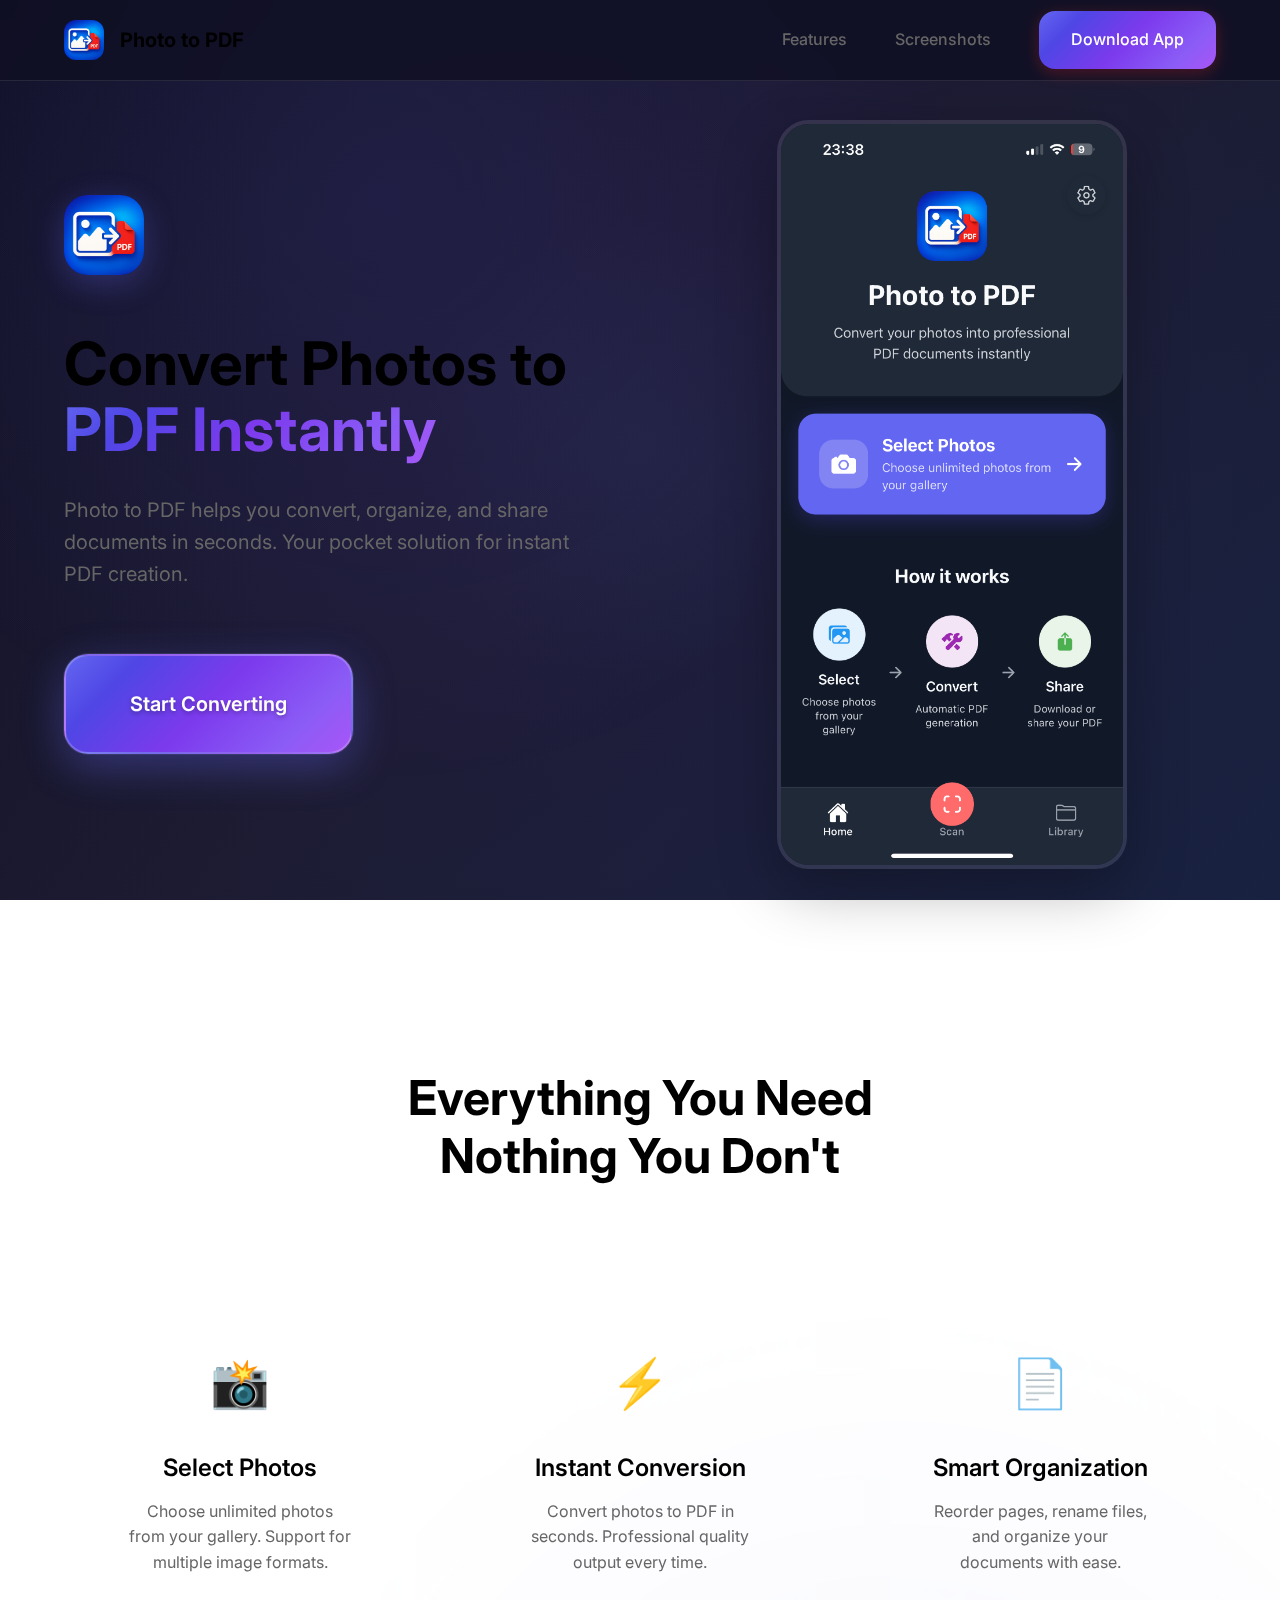
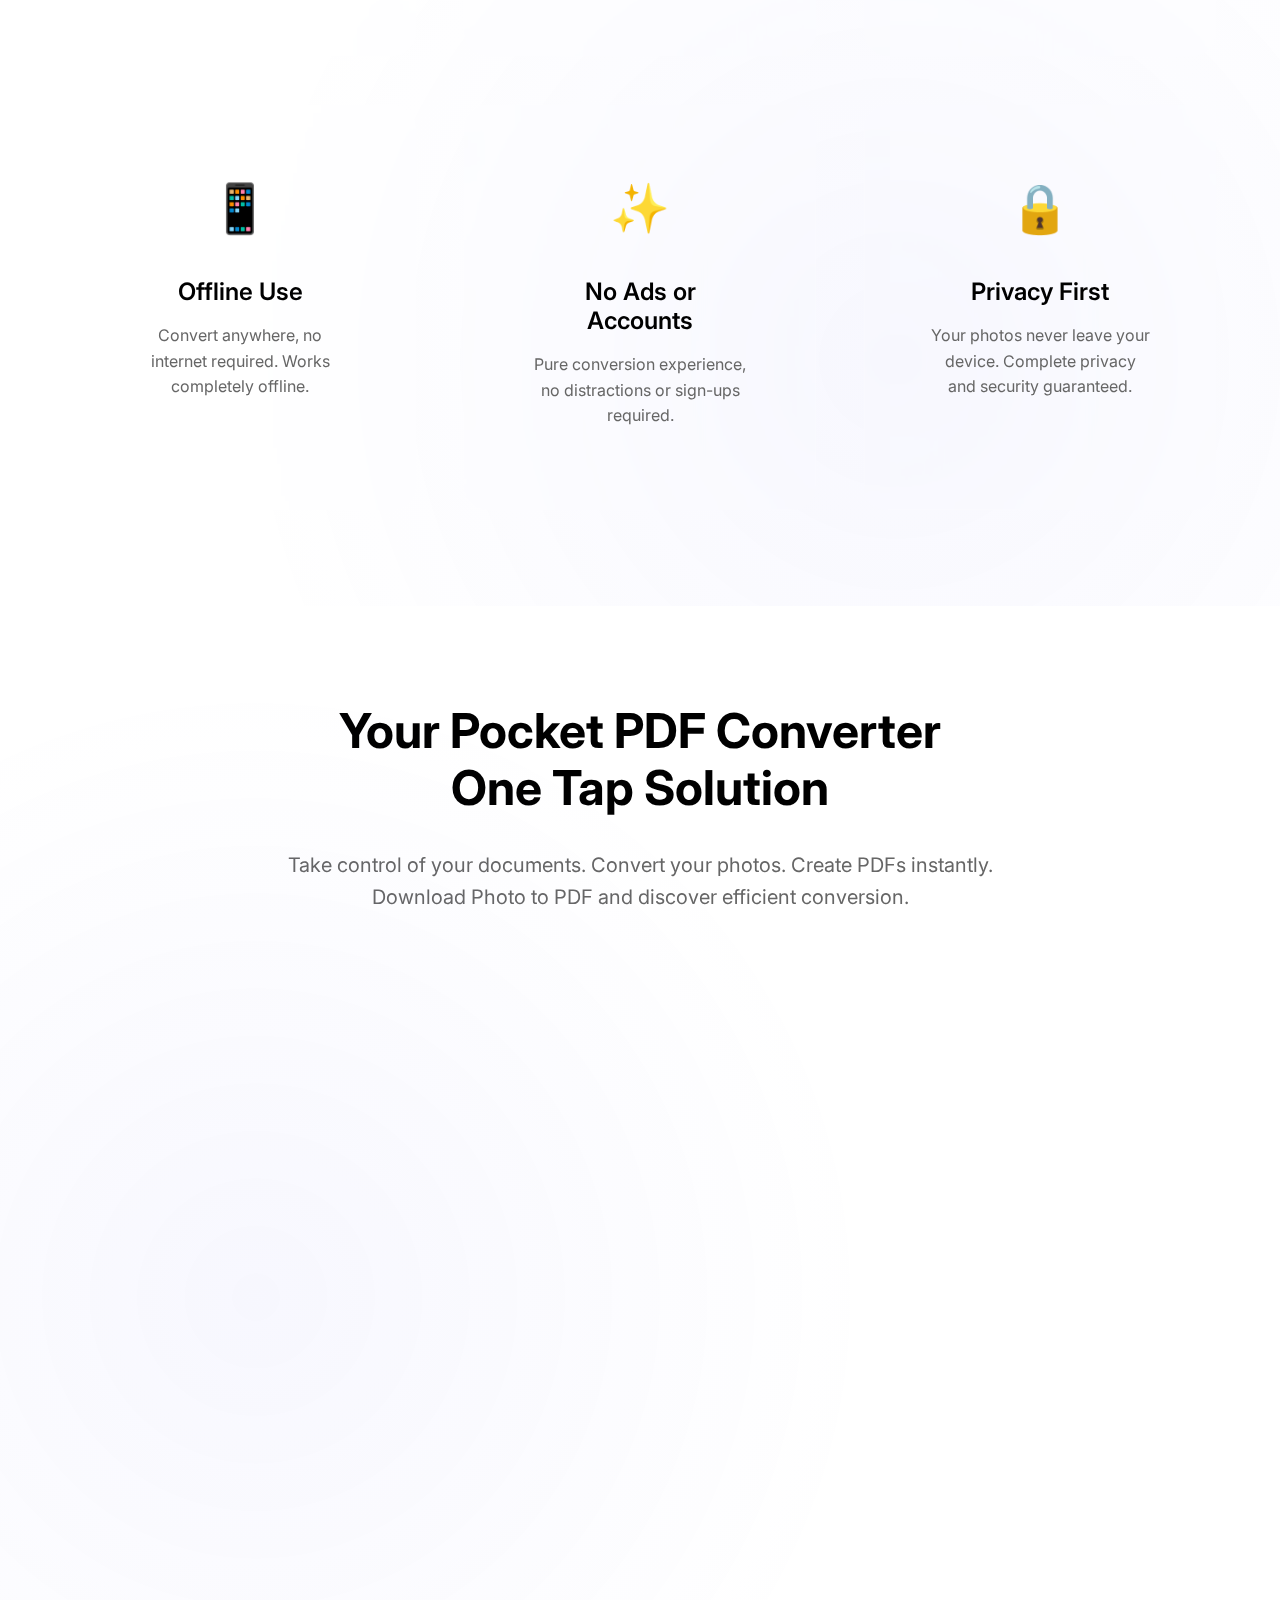
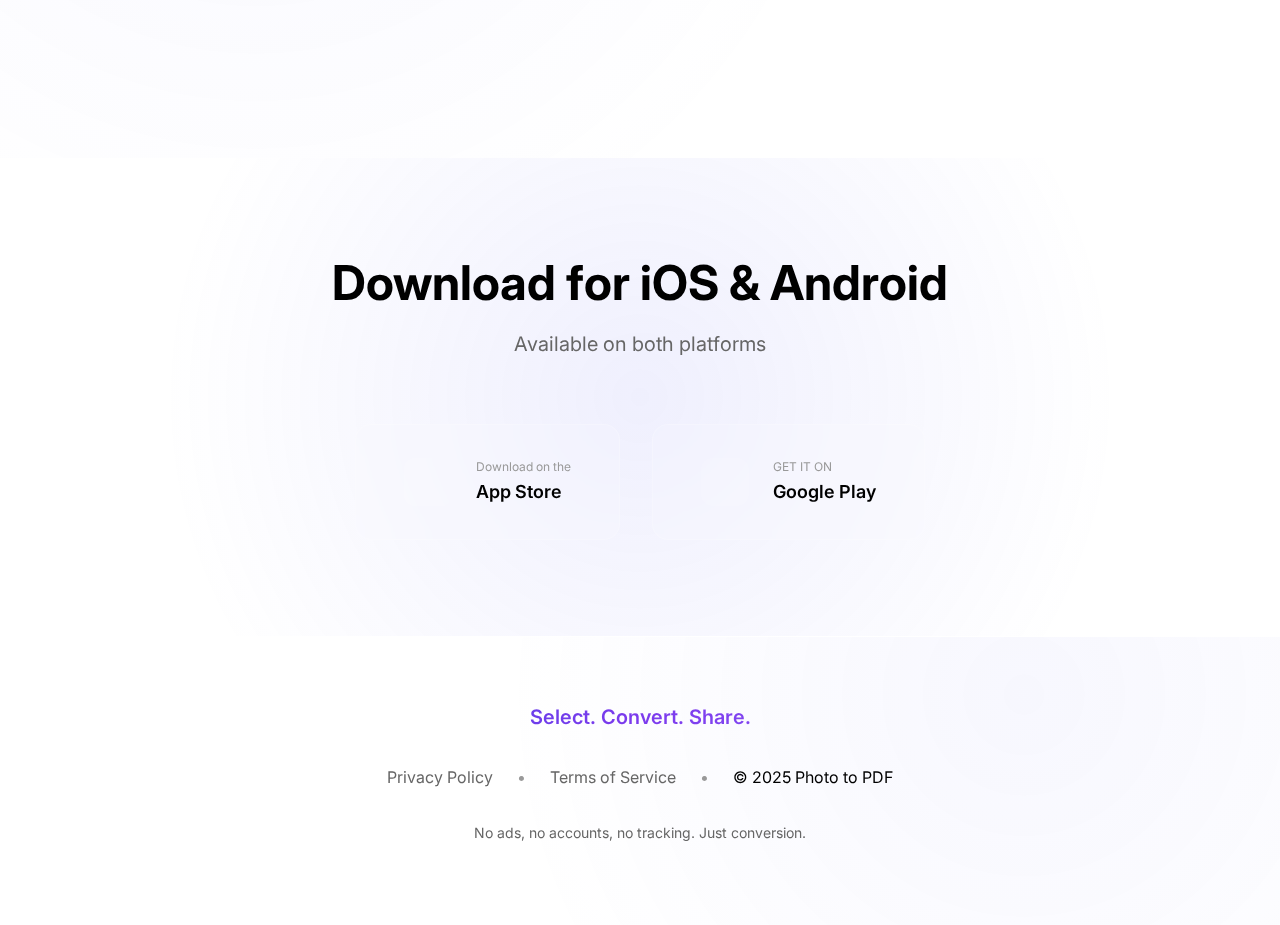
<file: index.html>
<!DOCTYPE html>
<html lang="en">
  <head>
    <meta charset="UTF-8" />
    <meta name="viewport" content="width=device-width, initial-scale=1.0" />
    <title>Photo to PDF - Convert Photos to PDF Instantly</title>
    <meta
      name="description"
      content="Convert your photos into professional PDF documents instantly. Simple, fast, and secure photo to PDF conversion."
    />
    <meta
      name="keywords"
      content="photo to pdf, image to pdf, pdf converter, mobile app, iOS, Android, document creation"
    />

    <!-- Open Graph / Facebook -->
    <meta property="og:type" content="website" />
    <meta property="og:url" content="https://phototopdf.com/" />
    <meta
      property="og:title"
      content="Photo to PDF - Convert Photos to PDF Instantly"
    />
    <meta
      property="og:description"
      content="Convert your photos into professional PDF documents instantly. Simple, fast, and secure photo to PDF conversion."
    />
    <meta
      property="og:image"
      content="https://phototopdf.com/images/og-image.jpg"
    />

    <!-- Twitter -->
    <meta property="twitter:card" content="summary_large_image" />
    <meta property="twitter:url" content="https://phototopdf.com/" />
    <meta
      property="twitter:title"
      content="Photo to PDF - Convert Photos to PDF Instantly"
    />
    <meta
      property="twitter:description"
      content="Convert your photos into professional PDF documents instantly. Simple, fast, and secure photo to PDF conversion."
    />
    <meta
      property="twitter:image"
      content="https://phototopdf.com/images/og-image.jpg"
    />

    <!-- Favicon -->
    <link rel="icon" type="image/png" href="images/icon.png" />

    <!-- CSS -->
    <link rel="stylesheet" href="styles.css" />

    <!-- Fonts -->
    <link rel="preconnect" href="https://fonts.googleapis.com" />
    <link rel="preconnect" href="https://fonts.gstatic.com" crossorigin />
    <link
      href="https://fonts.googleapis.com/css2?family=Inter:wght@300;400;500;600;700&display=swap"
      rel="stylesheet"
    />

    <!-- Structured Data -->
    <script type="application/ld+json">
      {
        "@context": "https://schema.org",
        "@type": "MobileApplication",
        "name": "Photo to PDF",
        "description": "Convert your photos into professional PDF documents instantly",
        "operatingSystem": "iOS, Android",
        "applicationCategory": "Productivity",
        "offers": {
          "@type": "Offer",
          "price": "0",
          "priceCurrency": "USD"
        }
      }
    </script>
  </head>
  <body>
    <!-- Navigation -->
    <nav class="navbar">
      <div class="nav-container">
        <div class="nav-logo">
          <img src="images/icon.png" alt="Photo to PDF" class="logo" />
          <span class="logo-text">Photo to PDF</span>
        </div>
        <div class="nav-menu">
          <a href="#features" class="nav-link">Features</a>
          <a href="#screenshots" class="nav-link">Screenshots</a>
          <a href="#download" class="nav-link download-btn">Download App</a>
        </div>
        <div class="nav-toggle">
          <span></span>
          <span></span>
          <span></span>
        </div>
      </div>
    </nav>

    <!-- Hero Section -->
    <section class="hero" id="hero">
      <div class="container">
        <div class="hero-content">
          <div class="hero-icon">
            <img src="images/icon.png" alt="Photo to PDF" class="app-icon" />
          </div>
          <h1 class="hero-title">
            Convert Photos to<br />
            <span class="gradient-text">PDF Instantly</span>
          </h1>
          <p class="hero-subtitle">
            Photo to PDF helps you convert, organize, and share documents in
            seconds. Your pocket solution for instant PDF creation.
          </p>
          <div class="hero-cta">
            <a href="#download" class="btn btn-primary">Start Converting</a>
          </div>
        </div>
        <div class="hero-screenshots">
          <div class="screenshot-main">
            <img
              src="images/1.png"
              alt="Photo to PDF Main Screen"
              class="main-screenshot"
            />
          </div>
        </div>
      </div>
    </section>

    <!-- Features Section -->
    <section class="features" id="features">
      <div class="container">
        <div class="section-header">
          <h2>Everything You Need<br />Nothing You Don't</h2>
        </div>
        <div class="features-grid">
          <div class="feature-card">
            <div class="feature-icon">📸</div>
            <h3>Select Photos</h3>
            <p>
              Choose unlimited photos from your gallery. Support for multiple
              image formats.
            </p>
          </div>
          <div class="feature-card">
            <div class="feature-icon">⚡</div>
            <h3>Instant Conversion</h3>
            <p>
              Convert photos to PDF in seconds. Professional quality output
              every time.
            </p>
          </div>
          <div class="feature-card">
            <div class="feature-icon">📄</div>
            <h3>Smart Organization</h3>
            <p>
              Reorder pages, rename files, and organize your documents with
              ease.
            </p>
          </div>
          <div class="feature-card">
            <div class="feature-icon">📱</div>
            <h3>Offline Use</h3>
            <p>
              Convert anywhere, no internet required. Works completely offline.
            </p>
          </div>
          <div class="feature-card">
            <div class="feature-icon">✨</div>
            <h3>No Ads or Accounts</h3>
            <p>
              Pure conversion experience, no distractions or sign-ups required.
            </p>
          </div>
          <div class="feature-card">
            <div class="feature-icon">🔒</div>
            <h3>Privacy First</h3>
            <p>
              Your photos never leave your device. Complete privacy and security
              guaranteed.
            </p>
          </div>
        </div>
      </div>
    </section>

    <!-- Screenshots Section -->
    <section class="screenshots" id="screenshots">
      <div class="container">
        <div class="section-header">
          <h2>Your Pocket PDF Converter<br />One Tap Solution</h2>
          <p>
            Take control of your documents. Convert your photos. Create PDFs
            instantly.<br />Download Photo to PDF and discover efficient
            conversion.
          </p>
        </div>
        <div class="screenshots-grid">
          <div class="screenshot">
            <img src="images/1.png" alt="Photo to PDF Main Screen" />
          </div>
          <div class="screenshot">
            <img src="images/2.png" alt="Photo to PDF Library Screen" />
          </div>
          <div class="screenshot">
            <img src="images/3.png" alt="Photo to PDF Conversion Screen" />
          </div>
        </div>
      </div>
    </section>

    <!-- Download Section -->
    <section class="download" id="download">
      <div class="container">
        <div class="download-content">
          <h2>Download for iOS & Android</h2>
          <p>Available on both platforms</p>
          <div class="download-buttons">
            <a href="#" class="download-btn app-store">
              <div class="store-button">
                <div class="store-icon">
                  <img
                    src="images/apple-icon.png"
                    alt="Apple"
                    width="24"
                    height="24"
                  />
                </div>
                <div class="store-text">
                  <div class="store-label">Download on the</div>
                  <div class="store-name">App Store</div>
                </div>
              </div>
            </a>
            <a href="#" class="download-btn google-play">
              <div class="store-button">
                <div class="store-icon">
                  <img
                    src="images/googleplay-icon.png"
                    alt="Google Play"
                    width="24"
                    height="24"
                  />
                </div>
                <div class="store-text">
                  <div class="store-label">GET IT ON</div>
                  <div class="store-name">Google Play</div>
                </div>
              </div>
            </a>
          </div>
        </div>
      </div>
    </section>

    <!-- Footer -->
    <footer class="footer">
      <div class="container">
        <div class="footer-content">
          <div class="footer-tagline">
            <p>Select. Convert. Share.</p>
          </div>
          <div class="footer-links">
            <a href="privacy.html">Privacy Policy</a>
            <span class="separator">•</span>
            <a href="terms.html">Terms of Service</a>
            <span class="separator">•</span>
            <span>© 2025 Photo to PDF</span>
          </div>
          <div class="footer-note">
            <p>No ads, no accounts, no tracking. Just conversion.</p>
          </div>
        </div>
      </div>
    </footer>

    <!-- JavaScript -->
    <script src="script.js"></script>
  </body>
</html>
</file>
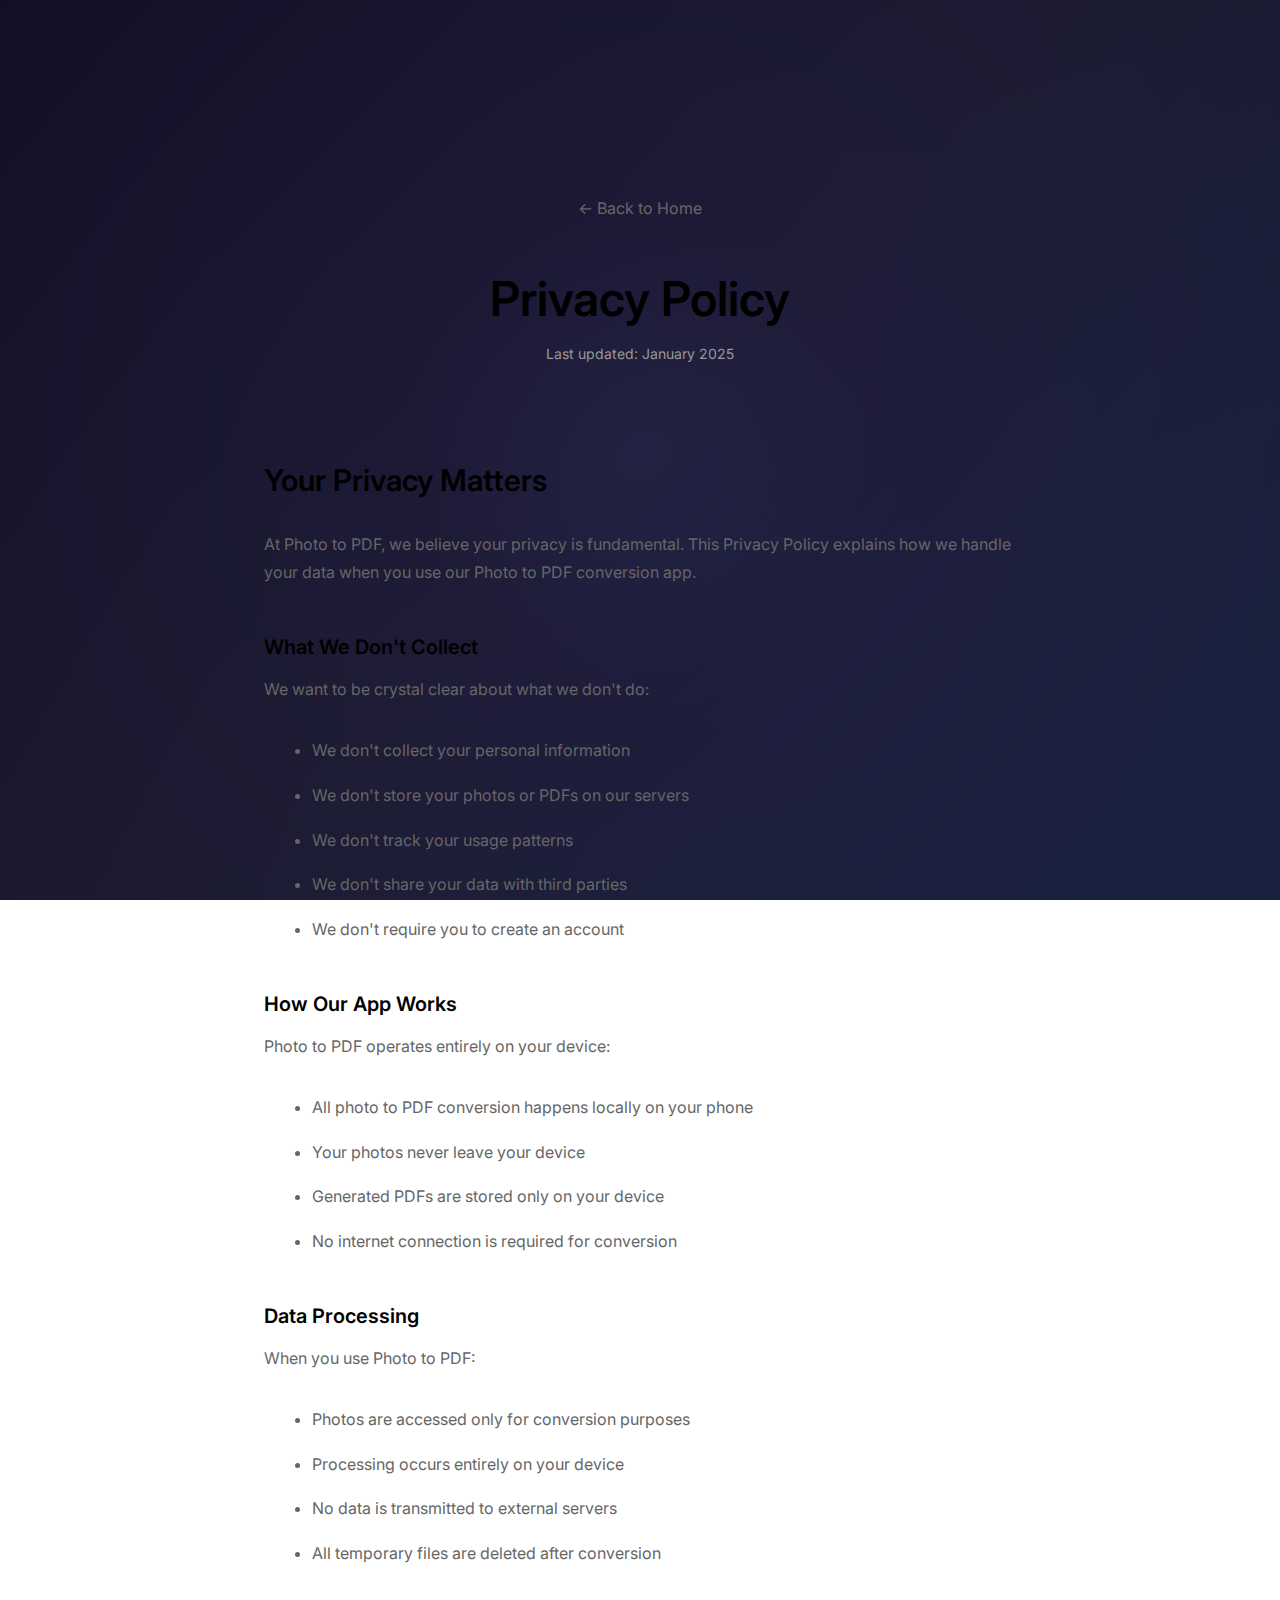
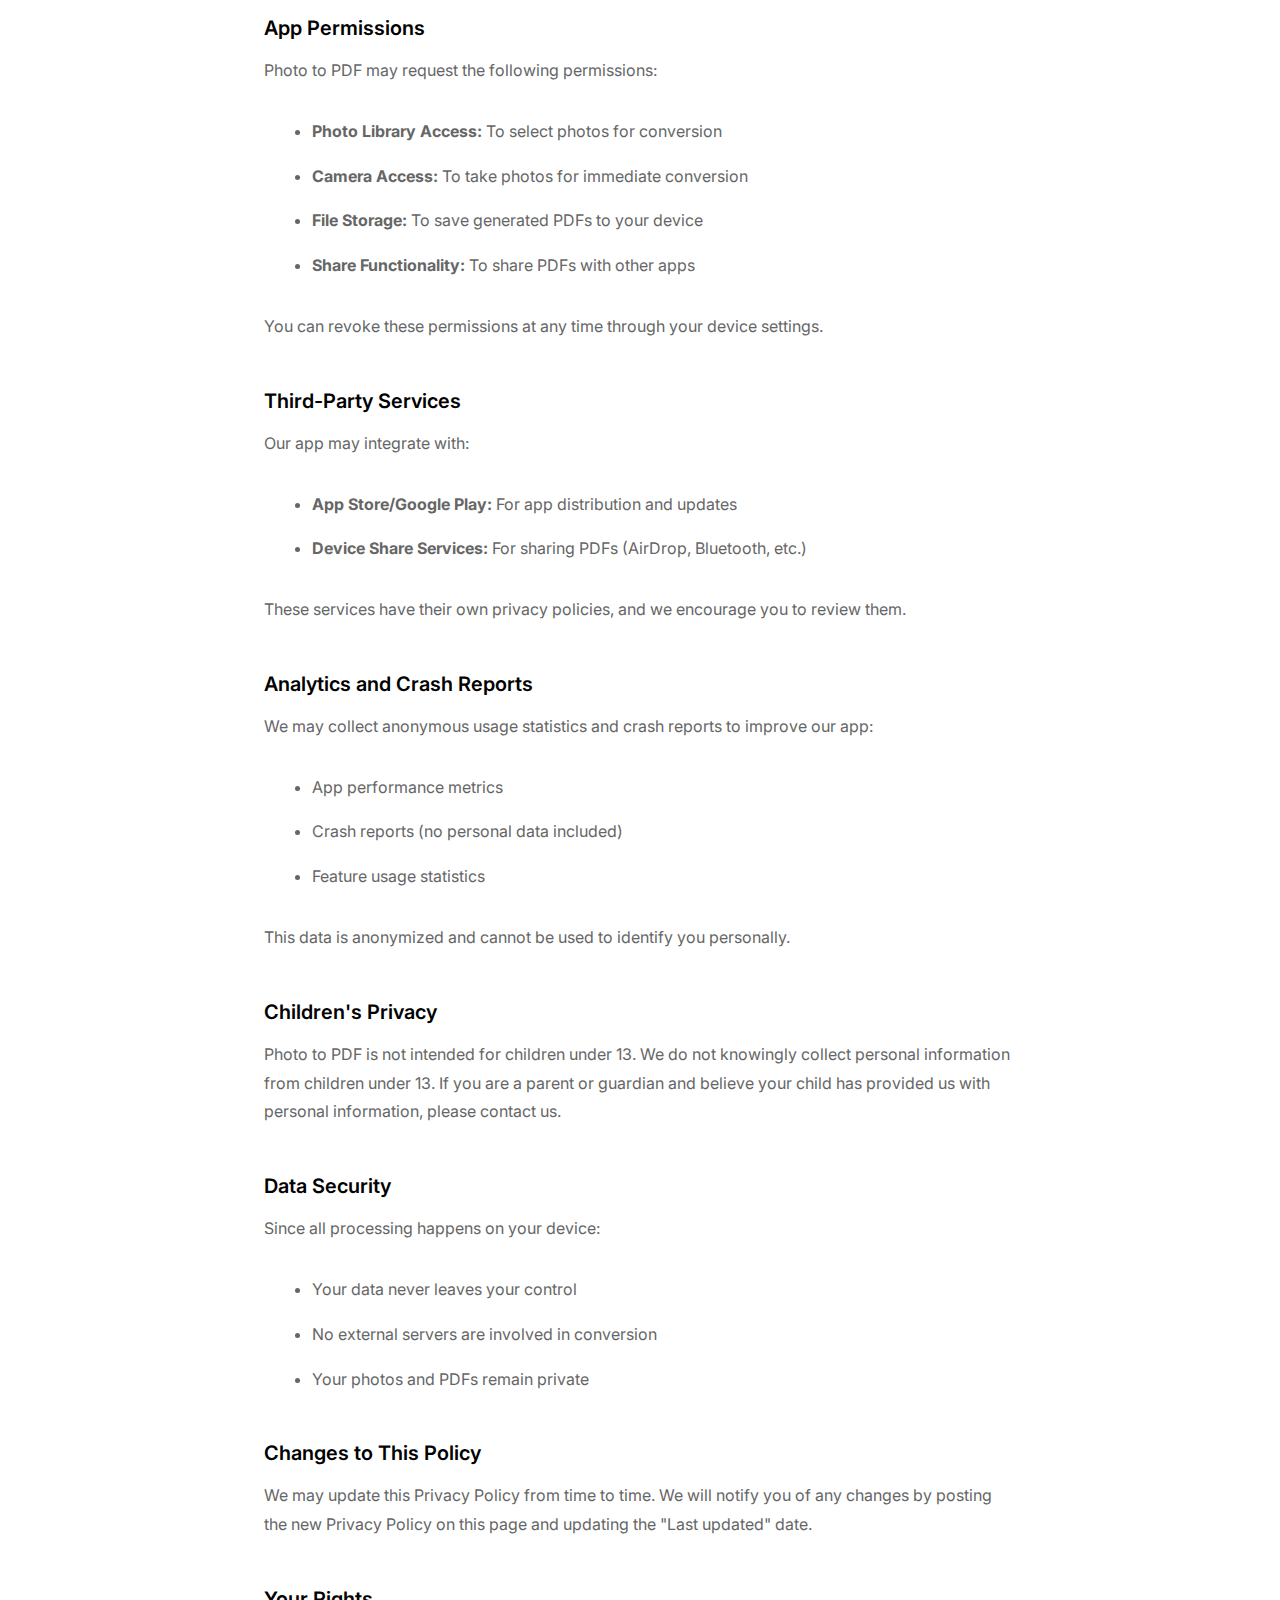
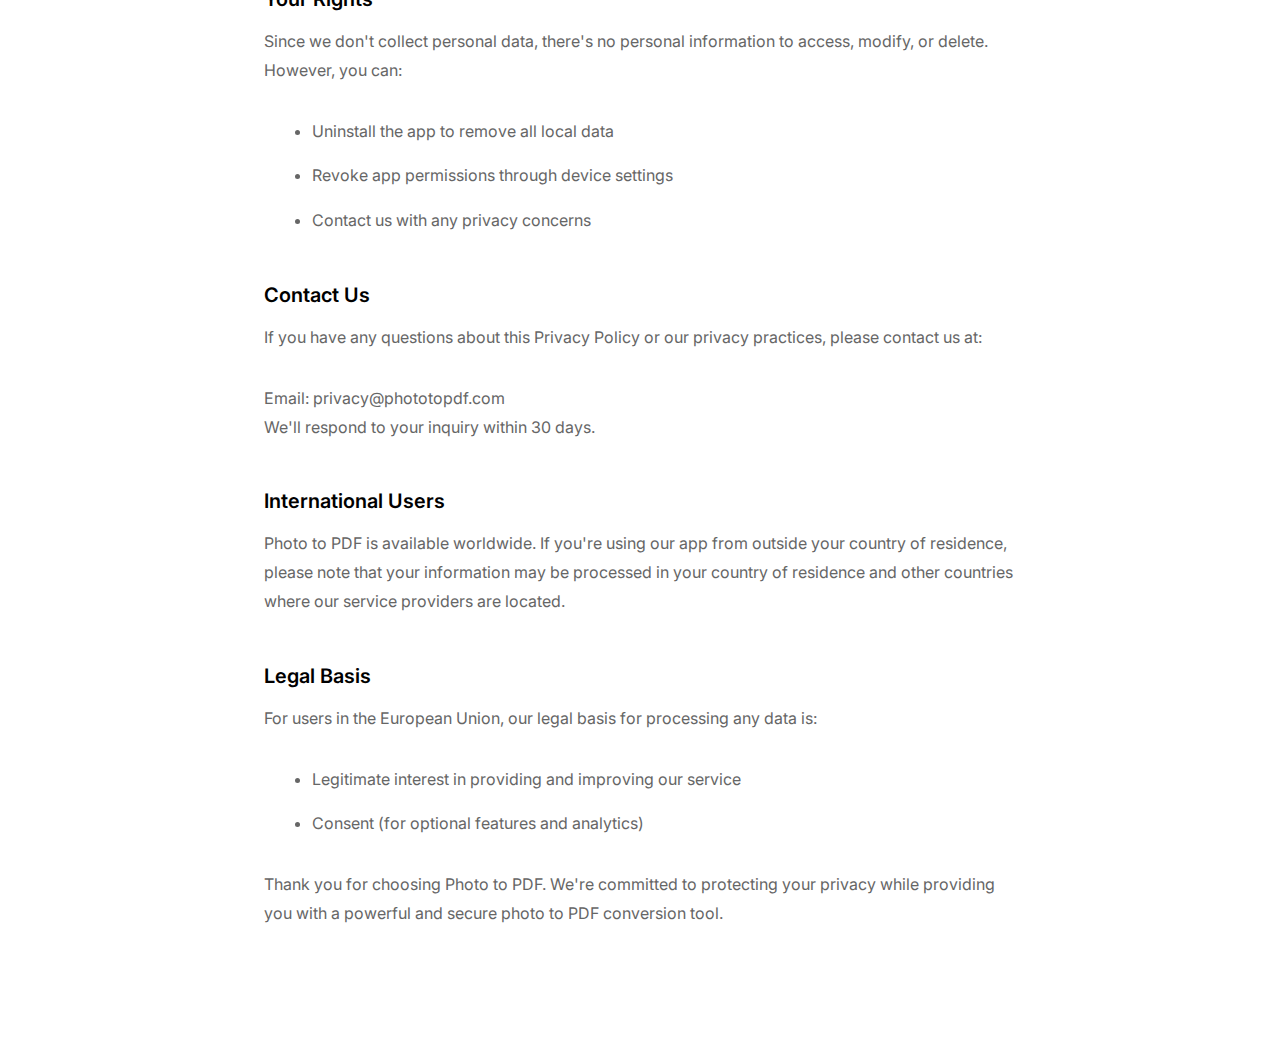
<file: privacy.html>
<!DOCTYPE html>
<html lang="en">
  <head>
    <meta charset="UTF-8" />
    <meta name="viewport" content="width=device-width, initial-scale=1.0" />
    <title>Privacy Policy - Photo to PDF</title>
    <meta
      name="description"
      content="Privacy Policy for Photo to PDF app. Learn how we protect your data and privacy."
    />
    <link rel="icon" type="image/png" href="images/icon.png" />
    <link rel="stylesheet" href="styles.css" />
    <link rel="preconnect" href="https://fonts.googleapis.com" />
    <link rel="preconnect" href="https://fonts.gstatic.com" crossorigin />
    <link
      href="https://fonts.googleapis.com/css2?family=Inter:wght@300;400;500;600;700&display=swap"
      rel="stylesheet"
    />
  </head>
  <body>
    <div class="privacy-content">
      <div class="privacy-header">
        <a href="index.html" class="back-link">← Back to Home</a>
        <h1>Privacy Policy</h1>
        <p class="last-updated">Last updated: January 2025</p>
      </div>

      <div class="privacy-body">
        <h2>Your Privacy Matters</h2>
        <p>
          At Photo to PDF, we believe your privacy is fundamental. This Privacy
          Policy explains how we handle your data when you use our Photo to PDF
          conversion app.
        </p>

        <h3>What We Don't Collect</h3>
        <p>We want to be crystal clear about what we don't do:</p>
        <ul>
          <li>We don't collect your personal information</li>
          <li>We don't store your photos or PDFs on our servers</li>
          <li>We don't track your usage patterns</li>
          <li>We don't share your data with third parties</li>
          <li>We don't require you to create an account</li>
        </ul>

        <h3>How Our App Works</h3>
        <p>Photo to PDF operates entirely on your device:</p>
        <ul>
          <li>All photo to PDF conversion happens locally on your phone</li>
          <li>Your photos never leave your device</li>
          <li>Generated PDFs are stored only on your device</li>
          <li>No internet connection is required for conversion</li>
        </ul>

        <h3>Data Processing</h3>
        <p>When you use Photo to PDF:</p>
        <ul>
          <li>Photos are accessed only for conversion purposes</li>
          <li>Processing occurs entirely on your device</li>
          <li>No data is transmitted to external servers</li>
          <li>All temporary files are deleted after conversion</li>
        </ul>

        <h3>App Permissions</h3>
        <p>Photo to PDF may request the following permissions:</p>
        <ul>
          <li>
            <strong>Photo Library Access:</strong> To select photos for
            conversion
          </li>
          <li>
            <strong>Camera Access:</strong> To take photos for immediate
            conversion
          </li>
          <li>
            <strong>File Storage:</strong> To save generated PDFs to your device
          </li>
          <li>
            <strong>Share Functionality:</strong> To share PDFs with other apps
          </li>
        </ul>
        <p>
          You can revoke these permissions at any time through your device
          settings.
        </p>

        <h3>Third-Party Services</h3>
        <p>Our app may integrate with:</p>
        <ul>
          <li>
            <strong>App Store/Google Play:</strong> For app distribution and
            updates
          </li>
          <li>
            <strong>Device Share Services:</strong> For sharing PDFs (AirDrop,
            Bluetooth, etc.)
          </li>
        </ul>
        <p>
          These services have their own privacy policies, and we encourage you
          to review them.
        </p>

        <h3>Analytics and Crash Reports</h3>
        <p>
          We may collect anonymous usage statistics and crash reports to improve
          our app:
        </p>
        <ul>
          <li>App performance metrics</li>
          <li>Crash reports (no personal data included)</li>
          <li>Feature usage statistics</li>
        </ul>
        <p>
          This data is anonymized and cannot be used to identify you personally.
        </p>

        <h3>Children's Privacy</h3>
        <p>
          Photo to PDF is not intended for children under 13. We do not
          knowingly collect personal information from children under 13. If you
          are a parent or guardian and believe your child has provided us with
          personal information, please contact us.
        </p>

        <h3>Data Security</h3>
        <p>Since all processing happens on your device:</p>
        <ul>
          <li>Your data never leaves your control</li>
          <li>No external servers are involved in conversion</li>
          <li>Your photos and PDFs remain private</li>
        </ul>

        <h3>Changes to This Policy</h3>
        <p>
          We may update this Privacy Policy from time to time. We will notify
          you of any changes by posting the new Privacy Policy on this page and
          updating the "Last updated" date.
        </p>

        <h3>Your Rights</h3>
        <p>
          Since we don't collect personal data, there's no personal information
          to access, modify, or delete. However, you can:
        </p>
        <ul>
          <li>Uninstall the app to remove all local data</li>
          <li>Revoke app permissions through device settings</li>
          <li>Contact us with any privacy concerns</li>
        </ul>

        <h3>Contact Us</h3>
        <p>
          If you have any questions about this Privacy Policy or our privacy
          practices, please contact us at:
        </p>
        <p>
          Email: privacy@phototopdf.com<br />
          We'll respond to your inquiry within 30 days.
        </p>

        <h3>International Users</h3>
        <p>
          Photo to PDF is available worldwide. If you're using our app from
          outside your country of residence, please note that your information
          may be processed in your country of residence and other countries
          where our service providers are located.
        </p>

        <h3>Legal Basis</h3>
        <p>
          For users in the European Union, our legal basis for processing any
          data is:
        </p>
        <ul>
          <li>Legitimate interest in providing and improving our service</li>
          <li>Consent (for optional features and analytics)</li>
        </ul>

        <p>
          Thank you for choosing Photo to PDF. We're committed to protecting
          your privacy while providing you with a powerful and secure photo to
          PDF conversion tool.
        </p>
      </div>
    </div>
  </body>
</html>
</file>
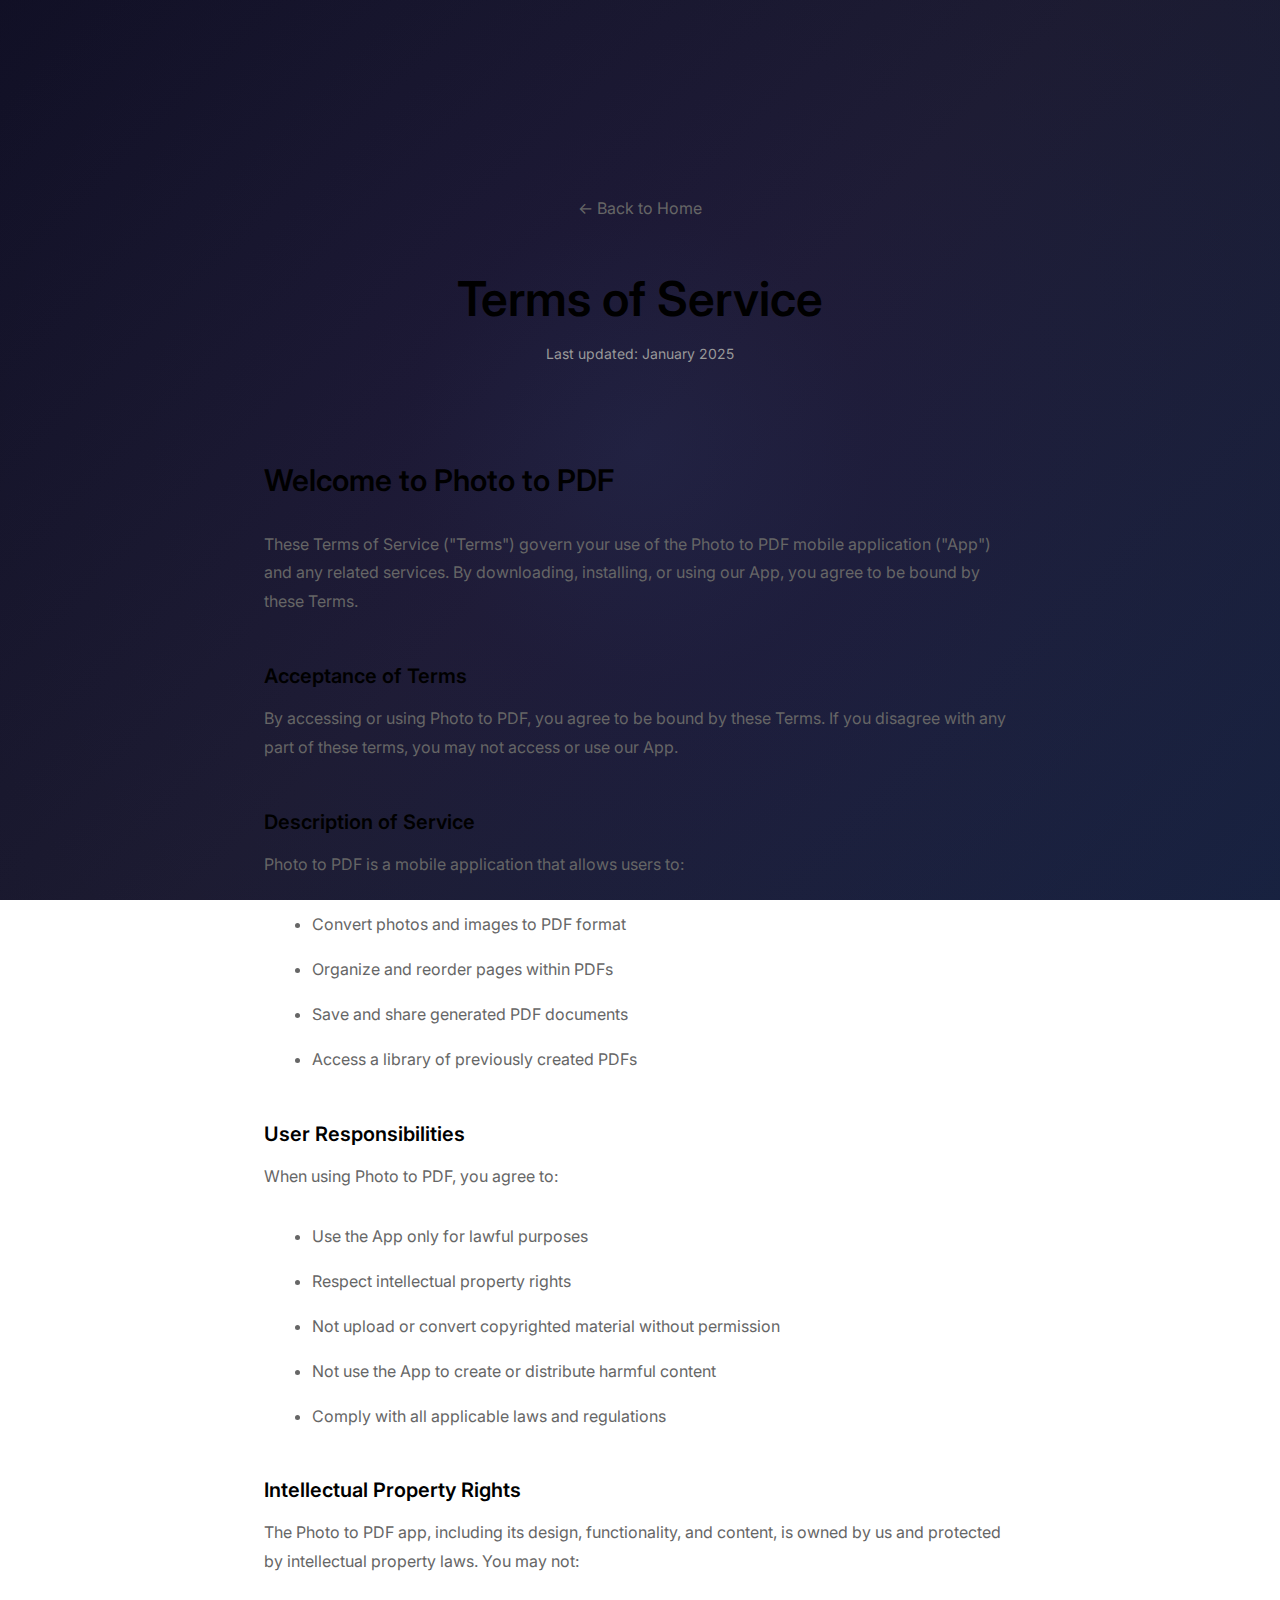
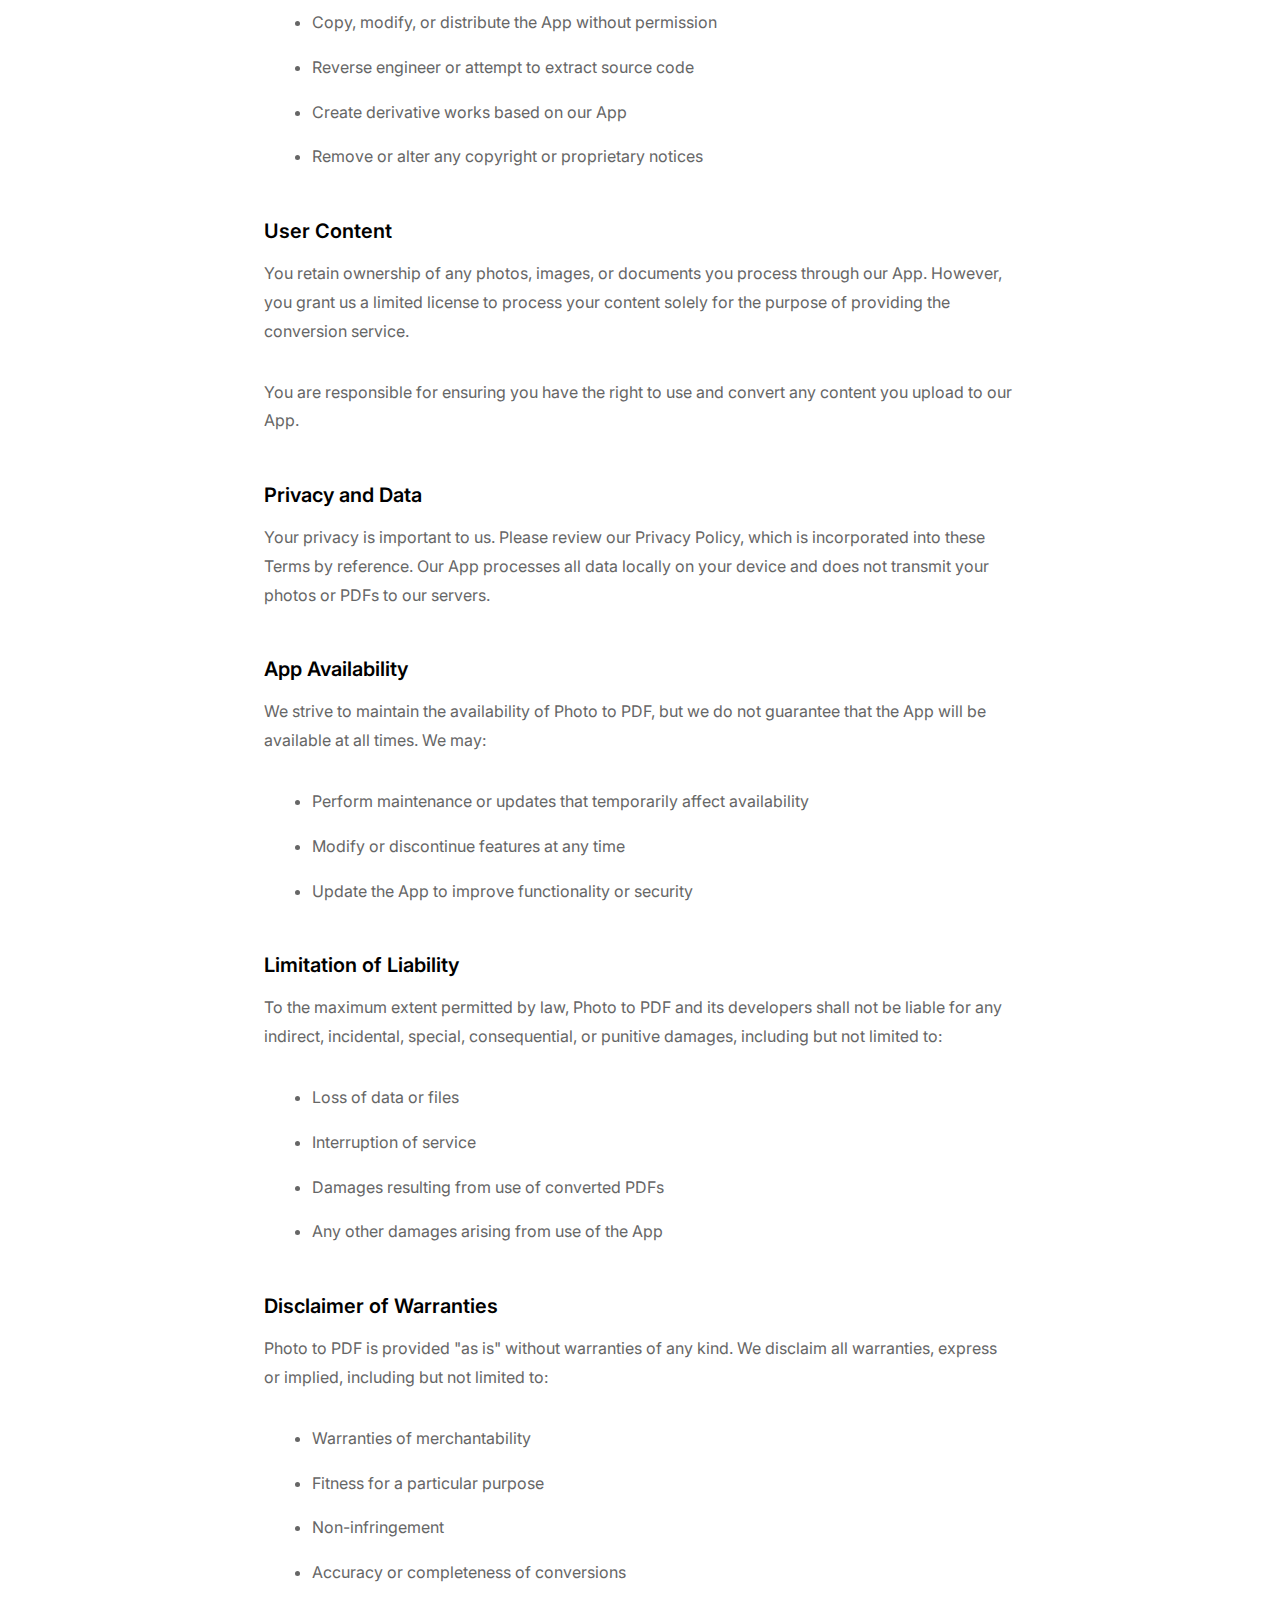
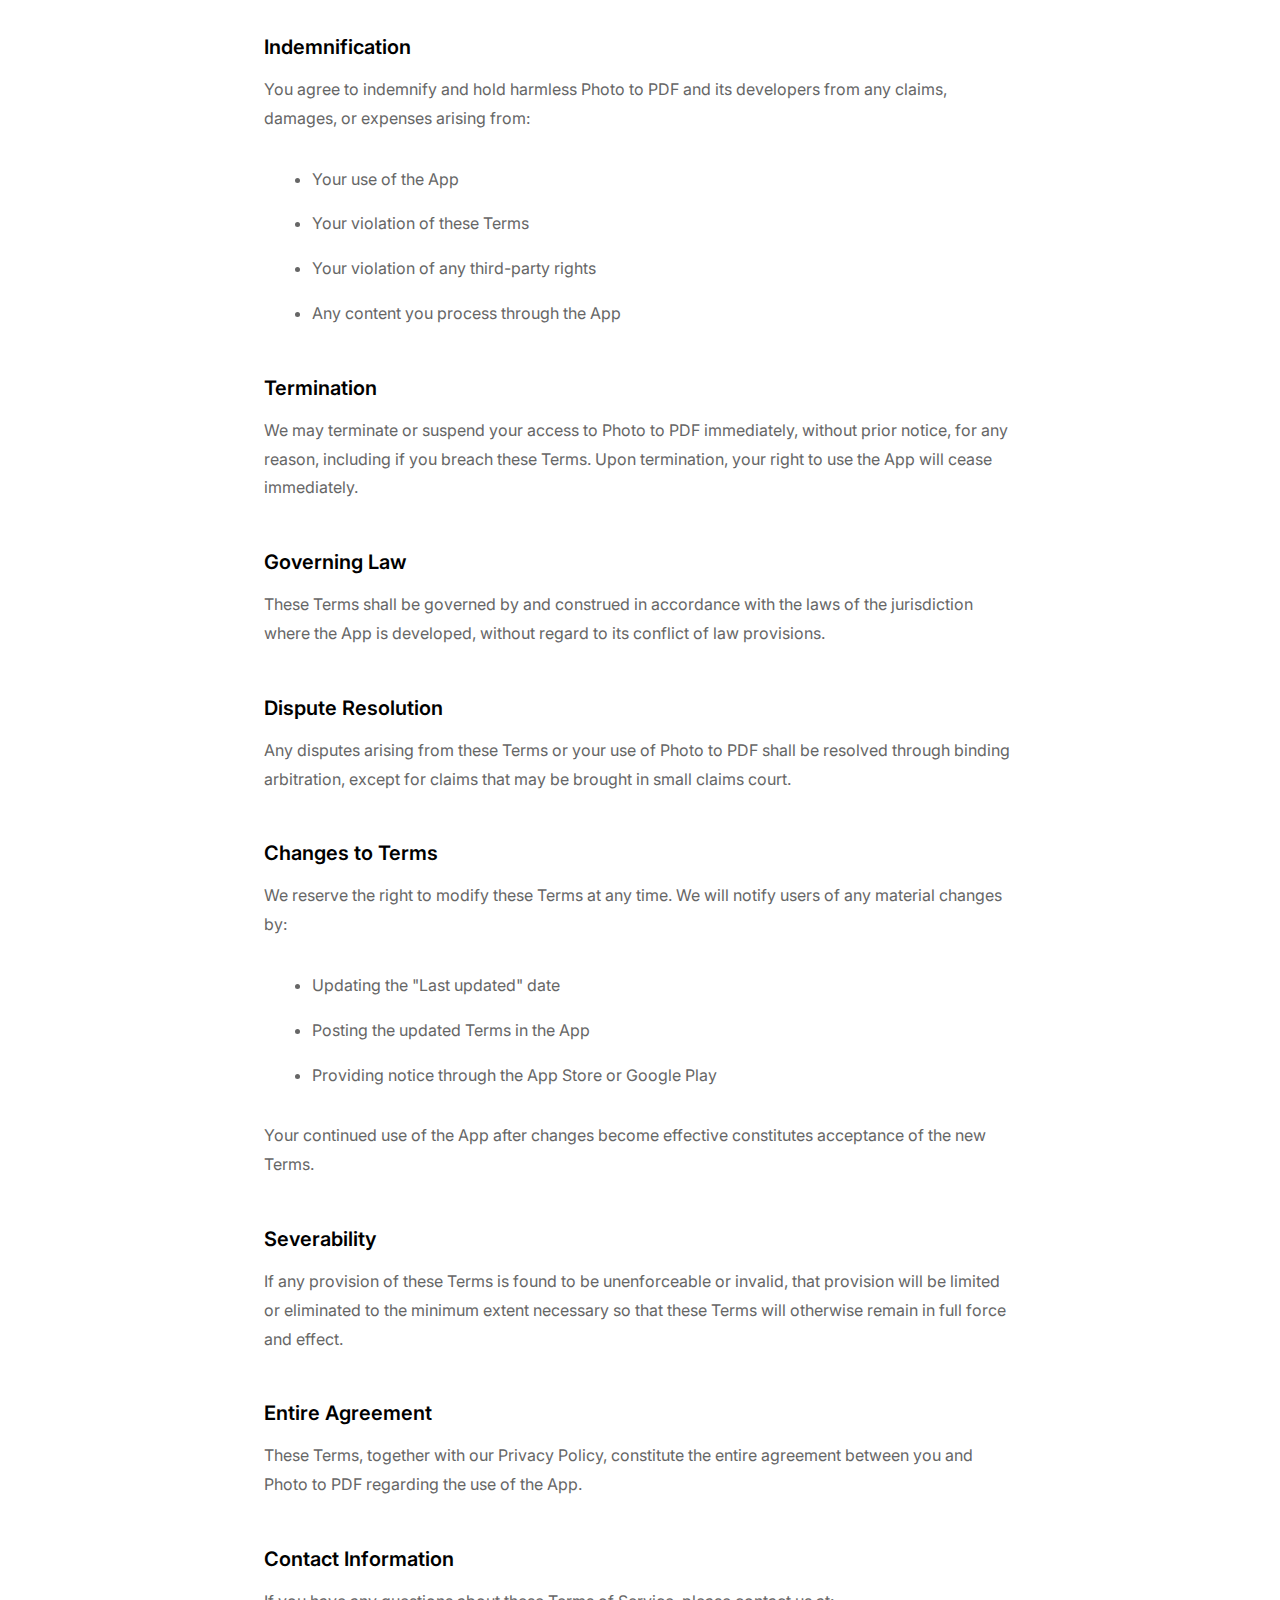
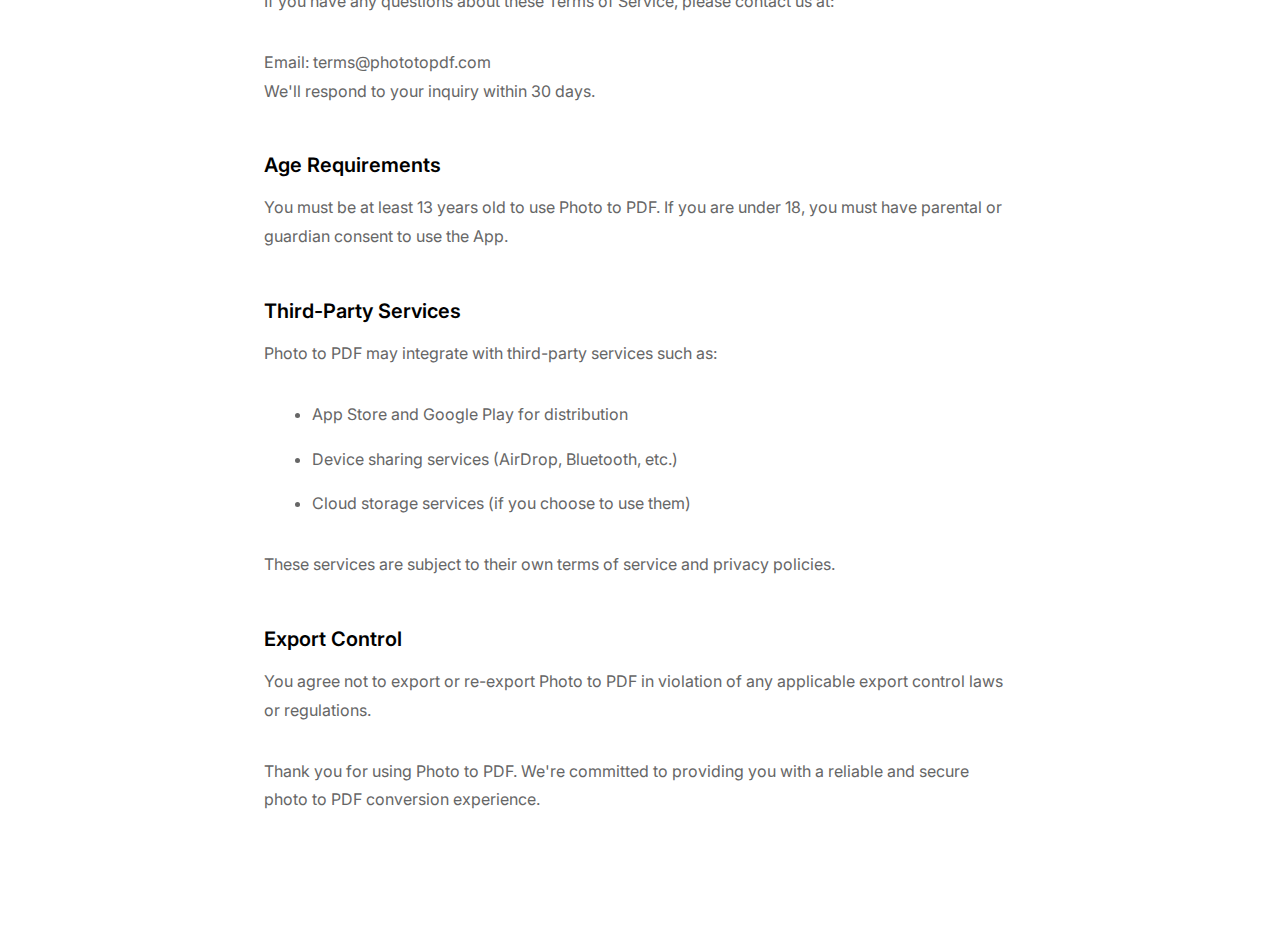
<file: terms.html>
<!DOCTYPE html>
<html lang="en">
  <head>
    <meta charset="UTF-8" />
    <meta name="viewport" content="width=device-width, initial-scale=1.0" />
    <title>Terms of Service - Photo to PDF</title>
    <meta
      name="description"
      content="Terms of Service for Photo to PDF app. Read our terms and conditions."
    />
    <link rel="icon" type="image/png" href="images/icon.png" />
    <link rel="stylesheet" href="styles.css" />
    <link rel="preconnect" href="https://fonts.googleapis.com" />
    <link rel="preconnect" href="https://fonts.gstatic.com" crossorigin />
    <link
      href="https://fonts.googleapis.com/css2?family=Inter:wght@300;400;500;600;700&display=swap"
      rel="stylesheet"
    />
  </head>
  <body>
    <div class="privacy-content">
      <div class="privacy-header">
        <a href="index.html" class="back-link">← Back to Home</a>
        <h1>Terms of Service</h1>
        <p class="last-updated">Last updated: January 2025</p>
      </div>

      <div class="privacy-body">
        <h2>Welcome to Photo to PDF</h2>
        <p>
          These Terms of Service ("Terms") govern your use of the Photo to PDF
          mobile application ("App") and any related services. By downloading,
          installing, or using our App, you agree to be bound by these Terms.
        </p>

        <h3>Acceptance of Terms</h3>
        <p>
          By accessing or using Photo to PDF, you agree to be bound by these
          Terms. If you disagree with any part of these terms, you may not
          access or use our App.
        </p>

        <h3>Description of Service</h3>
        <p>Photo to PDF is a mobile application that allows users to:</p>
        <ul>
          <li>Convert photos and images to PDF format</li>
          <li>Organize and reorder pages within PDFs</li>
          <li>Save and share generated PDF documents</li>
          <li>Access a library of previously created PDFs</li>
        </ul>

        <h3>User Responsibilities</h3>
        <p>When using Photo to PDF, you agree to:</p>
        <ul>
          <li>Use the App only for lawful purposes</li>
          <li>Respect intellectual property rights</li>
          <li>Not upload or convert copyrighted material without permission</li>
          <li>Not use the App to create or distribute harmful content</li>
          <li>Comply with all applicable laws and regulations</li>
        </ul>

        <h3>Intellectual Property Rights</h3>
        <p>
          The Photo to PDF app, including its design, functionality, and
          content, is owned by us and protected by intellectual property laws.
          You may not:
        </p>
        <ul>
          <li>Copy, modify, or distribute the App without permission</li>
          <li>Reverse engineer or attempt to extract source code</li>
          <li>Create derivative works based on our App</li>
          <li>Remove or alter any copyright or proprietary notices</li>
        </ul>

        <h3>User Content</h3>
        <p>
          You retain ownership of any photos, images, or documents you process
          through our App. However, you grant us a limited license to process
          your content solely for the purpose of providing the conversion
          service.
        </p>
        <p>
          You are responsible for ensuring you have the right to use and convert
          any content you upload to our App.
        </p>

        <h3>Privacy and Data</h3>
        <p>
          Your privacy is important to us. Please review our Privacy Policy,
          which is incorporated into these Terms by reference. Our App processes
          all data locally on your device and does not transmit your photos or
          PDFs to our servers.
        </p>

        <h3>App Availability</h3>
        <p>
          We strive to maintain the availability of Photo to PDF, but we do not
          guarantee that the App will be available at all times. We may:
        </p>
        <ul>
          <li>
            Perform maintenance or updates that temporarily affect availability
          </li>
          <li>Modify or discontinue features at any time</li>
          <li>Update the App to improve functionality or security</li>
        </ul>

        <h3>Limitation of Liability</h3>
        <p>
          To the maximum extent permitted by law, Photo to PDF and its
          developers shall not be liable for any indirect, incidental, special,
          consequential, or punitive damages, including but not limited to:
        </p>
        <ul>
          <li>Loss of data or files</li>
          <li>Interruption of service</li>
          <li>Damages resulting from use of converted PDFs</li>
          <li>Any other damages arising from use of the App</li>
        </ul>

        <h3>Disclaimer of Warranties</h3>
        <p>
          Photo to PDF is provided "as is" without warranties of any kind. We
          disclaim all warranties, express or implied, including but not limited
          to:
        </p>
        <ul>
          <li>Warranties of merchantability</li>
          <li>Fitness for a particular purpose</li>
          <li>Non-infringement</li>
          <li>Accuracy or completeness of conversions</li>
        </ul>

        <h3>Indemnification</h3>
        <p>
          You agree to indemnify and hold harmless Photo to PDF and its
          developers from any claims, damages, or expenses arising from:
        </p>
        <ul>
          <li>Your use of the App</li>
          <li>Your violation of these Terms</li>
          <li>Your violation of any third-party rights</li>
          <li>Any content you process through the App</li>
        </ul>

        <h3>Termination</h3>
        <p>
          We may terminate or suspend your access to Photo to PDF immediately,
          without prior notice, for any reason, including if you breach these
          Terms. Upon termination, your right to use the App will cease
          immediately.
        </p>

        <h3>Governing Law</h3>
        <p>
          These Terms shall be governed by and construed in accordance with the
          laws of the jurisdiction where the App is developed, without regard to
          its conflict of law provisions.
        </p>

        <h3>Dispute Resolution</h3>
        <p>
          Any disputes arising from these Terms or your use of Photo to PDF
          shall be resolved through binding arbitration, except for claims that
          may be brought in small claims court.
        </p>

        <h3>Changes to Terms</h3>
        <p>
          We reserve the right to modify these Terms at any time. We will notify
          users of any material changes by:
        </p>
        <ul>
          <li>Updating the "Last updated" date</li>
          <li>Posting the updated Terms in the App</li>
          <li>Providing notice through the App Store or Google Play</li>
        </ul>
        <p>
          Your continued use of the App after changes become effective
          constitutes acceptance of the new Terms.
        </p>

        <h3>Severability</h3>
        <p>
          If any provision of these Terms is found to be unenforceable or
          invalid, that provision will be limited or eliminated to the minimum
          extent necessary so that these Terms will otherwise remain in full
          force and effect.
        </p>

        <h3>Entire Agreement</h3>
        <p>
          These Terms, together with our Privacy Policy, constitute the entire
          agreement between you and Photo to PDF regarding the use of the App.
        </p>

        <h3>Contact Information</h3>
        <p>
          If you have any questions about these Terms of Service, please contact
          us at:
        </p>
        <p>
          Email: terms@phototopdf.com<br />
          We'll respond to your inquiry within 30 days.
        </p>

        <h3>Age Requirements</h3>
        <p>
          You must be at least 13 years old to use Photo to PDF. If you are
          under 18, you must have parental or guardian consent to use the App.
        </p>

        <h3>Third-Party Services</h3>
        <p>Photo to PDF may integrate with third-party services such as:</p>
        <ul>
          <li>App Store and Google Play for distribution</li>
          <li>Device sharing services (AirDrop, Bluetooth, etc.)</li>
          <li>Cloud storage services (if you choose to use them)</li>
        </ul>
        <p>
          These services are subject to their own terms of service and privacy
          policies.
        </p>

        <h3>Export Control</h3>
        <p>
          You agree not to export or re-export Photo to PDF in violation of any
          applicable export control laws or regulations.
        </p>

        <p>
          Thank you for using Photo to PDF. We're committed to providing you
          with a reliable and secure photo to PDF conversion experience.
        </p>
      </div>
    </div>
  </body>
</html>
</file>
<file: styles.css>
/* Reset and Base Styles */
* {
  margin: 0;
  padding: 0;
  box-sizing: border-box;
}

:root {
  /* Colors */
  --primary: #6366f1;
  --primary-dark: #4f46e5;
  --primary-light: #818cf8;
  --secondary: #ffffff;
  --text-primary: #ffffff;
  --text-secondary: #cccccc;
  --text-light: #999999;
  --background: #0f0f23;
  --background-alt: #1a1a2e;
  --border: #333333;
  --shadow: rgba(0, 0, 0, 0.3);
  --shadow-hover: rgba(0, 0, 0, 0.4);
  --gradient-primary: linear-gradient(
    135deg,
    #6366f1 0%,
    #4f46e5 20%,
    #7c3aed 50%,
    #8b5cf6 80%,
    #a855f7 100%
  );
  --gradient-secondary: linear-gradient(135deg, #1a1a2e 0%, #16213e 100%);
  --gradient-glow: linear-gradient(
    135deg,
    rgba(99, 102, 241, 0.1) 0%,
    rgba(139, 92, 246, 0.1) 100%
  );

  /* Typography */
  --font-family: "Inter", -apple-system, BlinkMacSystemFont, "Segoe UI", Roboto,
    sans-serif;
  --font-size-xs: 0.75rem;
  --font-size-sm: 0.875rem;
  --font-size-base: 1rem;
  --font-size-lg: 1.125rem;
  --font-size-xl: 1.25rem;
  --font-size-2xl: 1.5rem;
  --font-size-3xl: 1.875rem;
  --font-size-4xl: 2.25rem;
  --font-size-5xl: 3rem;
  --font-size-6xl: 3.75rem;

  /* Spacing */
  --spacing-xs: 0.5rem;
  --spacing-sm: 1rem;
  --spacing-md: 1.5rem;
  --spacing-lg: 2rem;
  --spacing-xl: 3rem;
  --spacing-2xl: 4rem;
  --spacing-3xl: 6rem;

  /* Border Radius */
  --radius-sm: 0.375rem;
  --radius-md: 0.5rem;
  --radius-lg: 0.75rem;
  --radius-xl: 1rem;
  --radius-2xl: 1.5rem;
  --radius-3xl: 2rem;

  /* Transitions */
  --transition: all 0.3s ease;
  --transition-slow: all 0.5s ease;
  --transition-fast: all 0.15s ease;
}

/* Light Mode (if needed) */
@media (prefers-color-scheme: light) {
  :root {
    --text-primary: #000000;
    --text-secondary: #666666;
    --text-light: #999999;
    --background: #ffffff;
    --background-alt: #f8f9fa;
    --border: #e9ecef;
    --shadow: rgba(0, 0, 0, 0.08);
    --shadow-hover: rgba(0, 0, 0, 0.12);
  }
}

html {
  scroll-behavior: smooth;
  -webkit-overflow-scrolling: touch;
}

body {
  font-family: var(--font-family);
  font-size: var(--font-size-base);
  line-height: 1.6;
  color: var(--text-primary);
  background: radial-gradient(
      circle at 50% 50%,
      rgba(99, 102, 241, 0.1) 0%,
      rgba(124, 58, 237, 0.05) 30%,
      rgba(139, 92, 246, 0.03) 60%,
      rgba(168, 85, 247, 0.01) 100%
    ),
    linear-gradient(135deg, #0f0f23 0%, #1a1a2e 50%, #16213e 100%);
  background-attachment: fixed;
  overflow-x: hidden;
}

/* Typography */
h1,
h2,
h3,
h4,
h5,
h6 {
  font-weight: 600;
  line-height: 1.2;
  margin-bottom: var(--spacing-sm);
}

h1 {
  font-size: var(--font-size-6xl);
}
h2 {
  font-size: var(--font-size-5xl);
}
h3 {
  font-size: var(--font-size-4xl);
}
h4 {
  font-size: var(--font-size-3xl);
}
h5 {
  font-size: var(--font-size-2xl);
}
h6 {
  font-size: var(--font-size-xl);
}

p {
  margin-bottom: var(--spacing-sm);
  color: var(--text-secondary);
}

/* Container */
.container {
  max-width: 1200px;
  margin: 0 auto;
  padding: 0 var(--spacing-md);
}

/* Buttons */
.btn {
  display: inline-flex;
  align-items: center;
  gap: var(--spacing-xs);
  padding: var(--spacing-lg) var(--spacing-2xl);
  border: none;
  border-radius: var(--radius-2xl);
  font-size: var(--font-size-xl);
  font-weight: 600;
  text-decoration: none;
  cursor: pointer;
  transition: var(--transition);
  white-space: nowrap;
  position: relative;
  overflow: hidden;
  min-width: 200px;
  justify-content: center;
}

.btn::before {
  content: "";
  position: absolute;
  top: 0;
  left: -100%;
  width: 100%;
  height: 100%;
  background: linear-gradient(
    90deg,
    transparent,
    rgba(255, 255, 255, 0.2),
    transparent
  );
  transition: var(--transition-slow);
}

.btn:hover::before {
  left: 100%;
}

.btn-primary {
  background: var(--gradient-primary);
  color: white;
  box-shadow: 0 12px 40px rgba(99, 102, 241, 0.4), 0 4px 16px rgba(0, 0, 0, 0.2),
    0 0 0 1px rgba(255, 255, 255, 0.1);
  transform: translateY(0);
  border: 2px solid rgba(255, 255, 255, 0.2);
  backdrop-filter: blur(10px);
  text-shadow: 0 2px 4px rgba(0, 0, 0, 0.3);
}

.btn-primary:hover {
  transform: translateY(-2px);
  box-shadow: 0 16px 50px rgba(99, 102, 241, 0.5), 0 6px 20px rgba(0, 0, 0, 0.3),
    0 0 0 1px rgba(255, 255, 255, 0.2);
}

/* Navigation */
.navbar {
  position: fixed;
  top: 0;
  left: 0;
  right: 0;
  z-index: 1000;
  background: rgba(15, 15, 35, 0.8);
  backdrop-filter: blur(20px);
  border-bottom: 1px solid rgba(255, 255, 255, 0.1);
  transition: var(--transition);
}

.navbar.scrolled {
  background: rgba(15, 15, 35, 0.95);
  box-shadow: 0 4px 20px rgba(0, 0, 0, 0.3);
}

.nav-container {
  max-width: 1200px;
  margin: 0 auto;
  padding: 0 var(--spacing-md);
  display: flex;
  align-items: center;
  justify-content: space-between;
  height: 80px;
}

.nav-logo {
  display: flex;
  align-items: center;
  gap: var(--spacing-sm);
}

.logo {
  width: 40px;
  height: 40px;
  border-radius: var(--radius-lg);
  transition: var(--transition);
}

.logo:hover {
  transform: scale(1.1);
}

.logo-text {
  font-size: var(--font-size-xl);
  font-weight: 700;
  color: var(--text-primary);
}

.nav-menu {
  display: flex;
  align-items: center;
  gap: var(--spacing-xl);
}

.nav-link {
  color: var(--text-secondary);
  text-decoration: none;
  font-weight: 500;
  transition: var(--transition);
  position: relative;
}

.nav-link::after {
  content: "";
  position: absolute;
  bottom: -4px;
  left: 0;
  width: 0;
  height: 2px;
  background: var(--gradient-primary);
  transition: var(--transition);
}

.nav-link:hover {
  color: var(--text-primary);
}

.nav-link:hover::after {
  width: 100%;
}

.nav-link.download-btn {
  background: var(--gradient-primary);
  color: white;
  padding: var(--spacing-sm) var(--spacing-lg);
  border-radius: var(--radius-xl);
  box-shadow: 0 4px 16px rgba(220, 38, 38, 0.3);
}

.nav-link.download-btn:hover {
  transform: translateY(-2px);
  box-shadow: 0 6px 20px rgba(220, 38, 38, 0.4);
}

.nav-toggle {
  display: none;
  flex-direction: column;
  cursor: pointer;
  gap: 4px;
}

.nav-toggle span {
  width: 25px;
  height: 3px;
  background: var(--text-primary);
  border-radius: 2px;
  transition: var(--transition);
}

/* Hero Section */
.hero {
  padding: 120px 0 var(--spacing-3xl);
  position: relative;
  overflow: hidden;
  will-change: opacity;
}

.hero::before {
  content: "";
  position: absolute;
  top: 0;
  left: 0;
  right: 0;
  bottom: 0;
  background: radial-gradient(
    circle at 30% 20%,
    rgba(99, 102, 241, 0.1) 0%,
    transparent 50%
  );
  animation: pulse 4s ease-in-out infinite;
}

@keyframes pulse {
  0%,
  100% {
    opacity: 0.5;
    transform: scale(1);
  }
  50% {
    opacity: 0.8;
    transform: scale(1.1);
  }
}

.hero .container {
  display: grid;
  grid-template-columns: 1fr 1fr;
  gap: var(--spacing-3xl);
  align-items: center;
  position: relative;
  z-index: 1;
}

.hero-content {
  max-width: 600px;
}

.hero-icon {
  margin-bottom: var(--spacing-xl);
}

@keyframes float {
  0%,
  100% {
    transform: translateY(0px);
  }
  50% {
    transform: translateY(-10px);
  }
}

.app-icon {
  width: 80px;
  height: 80px;
  border-radius: var(--radius-2xl);
  animation: float 3s ease-in-out infinite;
  box-shadow: 0 8px 32px rgba(99, 102, 241, 0.3);
}

.app-icon:hover {
  animation-play-state: paused;
}

.hero-title {
  font-size: var(--font-size-6xl);
  font-weight: 700;
  line-height: 1.1;
  margin-bottom: var(--spacing-lg);
  color: var(--text-primary);
}

.gradient-text {
  background: var(--gradient-primary);
  -webkit-background-clip: text;
  -webkit-text-fill-color: transparent;
  background-clip: text;
  animation: shimmer 2s ease-in-out infinite;
}

@keyframes shimmer {
  0%,
  100% {
    background-position: 0% 50%;
  }
  50% {
    background-position: 100% 50%;
  }
}

.hero-subtitle {
  font-size: var(--font-size-xl);
  color: var(--text-secondary);
  margin-bottom: var(--spacing-2xl);
  line-height: 1.6;
}

.hero-cta {
  margin-bottom: var(--spacing-xl);
}

.hero-screenshots {
  display: flex;
  justify-content: center;
  align-items: center;
  animation: slideInRight 1s ease-out;
  transform: translateZ(0);
}

@keyframes slideInRight {
  from {
    opacity: 0;
    transform: translateX(50px);
  }
  to {
    opacity: 1;
    transform: translateX(0);
  }
}

.screenshot-main {
  position: relative;
}

.main-screenshot {
  width: 100%;
  max-width: 350px;
  border-radius: var(--radius-3xl);
  box-shadow: 0 20px 60px rgba(0, 0, 0, 0.3);
  transition: var(--transition);
  border: 4px solid rgba(255, 255, 255, 0.1);
  transform: translateZ(0);
  backface-visibility: hidden;
}

.main-screenshot:hover {
  transform: translateY(-10px) scale(1.02);
  box-shadow: 0 30px 80px rgba(0, 0, 0, 0.4);
}

/* Section Headers */
.section-header {
  text-align: center;
  margin-bottom: var(--spacing-3xl);
}

.section-header h2 {
  font-size: var(--font-size-5xl);
  font-weight: 700;
  margin-bottom: var(--spacing-lg);
  color: var(--text-primary);
}

.section-header p {
  font-size: var(--font-size-xl);
  color: var(--text-secondary);
  max-width: 800px;
  margin: 0 auto;
}

/* Features Section */
.features {
  padding: var(--spacing-3xl) 0;
  position: relative;
}

.features::before {
  content: "";
  position: absolute;
  top: 0;
  left: 0;
  right: 0;
  bottom: 0;
  background: radial-gradient(
    circle at 70% 80%,
    rgba(99, 102, 241, 0.05) 0%,
    transparent 50%
  );
}

.features-grid {
  display: grid;
  grid-template-columns: repeat(auto-fit, minmax(350px, 1fr));
  gap: var(--spacing-xl);
  margin-top: var(--spacing-2xl);
}

.feature-card {
  background: rgba(255, 255, 255, 0.05);
  border: 1px solid rgba(255, 255, 255, 0.1);
  border-radius: var(--radius-2xl);
  padding: var(--spacing-2xl);
  text-align: center;
  transition: var(--transition);
  position: relative;
  overflow: hidden;
  backdrop-filter: blur(10px);
}

.feature-card::before {
  content: "";
  position: absolute;
  top: 0;
  left: 0;
  right: 0;
  bottom: 0;
  background: var(--gradient-glow);
  opacity: 0;
  transition: var(--transition);
}

.feature-card:hover {
  transform: translateY(-8px);
  border-color: rgba(99, 102, 241, 0.3);
}

.feature-card:hover::before {
  opacity: 1;
}

.feature-icon {
  font-size: 3rem;
  margin-bottom: var(--spacing-lg);
  position: relative;
  z-index: 1;
}

.feature-card:hover .feature-icon {
  transform: scale(1.1);
  transition: var(--transition);
}

.feature-card h3 {
  font-size: var(--font-size-2xl);
  font-weight: 600;
  margin-bottom: var(--spacing-sm);
  color: var(--text-primary);
  position: relative;
  z-index: 1;
}

.feature-card p {
  color: var(--text-secondary);
  line-height: 1.6;
  position: relative;
  z-index: 1;
}

/* Screenshots Section */
.screenshots {
  padding: var(--spacing-3xl) 0;
  position: relative;
}

.screenshots::before {
  content: "";
  position: absolute;
  top: 0;
  left: 0;
  right: 0;
  bottom: 0;
  background: radial-gradient(
    circle at 20% 60%,
    rgba(99, 102, 241, 0.05) 0%,
    transparent 50%
  );
}

.screenshots-grid {
  display: grid;
  grid-template-columns: repeat(auto-fit, minmax(300px, 1fr));
  gap: var(--spacing-xl);
  margin-top: var(--spacing-2xl);
}

.screenshot {
  text-align: center;
}

.screenshot img {
  width: 100%;
  max-width: 300px;
  border-radius: var(--radius-2xl);
  box-shadow: 0 12px 40px rgba(0, 0, 0, 0.2);
  transition: var(--transition);
  border: 2px solid rgba(255, 255, 255, 0.1);
  transform: translateZ(0);
  backface-visibility: hidden;
}

.screenshot img:hover {
  transform: translateY(-8px) scale(1.02);
  box-shadow: 0 20px 60px rgba(0, 0, 0, 0.3);
}

.screenshot h4 {
  margin-top: var(--spacing-lg);
  font-size: var(--font-size-lg);
  color: var(--text-primary);
}

/* Download Section */
.download {
  padding: var(--spacing-3xl) 0;
  position: relative;
  text-align: center;
}

.download::before {
  content: "";
  position: absolute;
  top: 0;
  left: 0;
  right: 0;
  bottom: 0;
  background: radial-gradient(
    circle at 50% 50%,
    rgba(99, 102, 241, 0.1) 0%,
    transparent 70%
  );
}

.download .container {
  position: relative;
  z-index: 1;
}

.download h2 {
  font-size: var(--font-size-5xl);
  font-weight: 700;
  margin-bottom: var(--spacing-sm);
  color: var(--text-primary);
}

.download p {
  font-size: var(--font-size-xl);
  color: var(--text-secondary);
  margin-bottom: var(--spacing-2xl);
}

.download-buttons {
  display: flex;
  gap: var(--spacing-lg);
  justify-content: center;
  flex-wrap: wrap;
}

.download-btn {
  text-decoration: none;
  transition: var(--transition);
}

.download-btn:hover {
  transform: translateY(-4px);
}

.store-button {
  display: flex;
  align-items: center;
  gap: var(--spacing-md);
  background: rgba(255, 255, 255, 0.1);
  border: 1px solid rgba(255, 255, 255, 0.2);
  border-radius: var(--radius-xl);
  padding: var(--spacing-lg) var(--spacing-xl);
  backdrop-filter: blur(10px);
  transition: var(--transition);
  min-width: 200px;
}

.store-button:hover {
  background: rgba(255, 255, 255, 0.15);
  border-color: rgba(99, 102, 241, 0.3);
  box-shadow: 0 8px 24px rgba(99, 102, 241, 0.2);
}

.store-icon {
  display: flex;
  align-items: center;
  justify-content: center;
  width: 48px;
  height: 48px;
  background: rgba(255, 255, 255, 0.1);
  border-radius: var(--radius-lg);
}

.store-icon img {
  width: 24px;
  height: 24px;
  filter: brightness(0) invert(1);
}

.store-text {
  text-align: left;
}

.store-label {
  font-size: var(--font-size-xs);
  color: var(--text-light);
  margin-bottom: 2px;
}

.store-name {
  font-size: var(--font-size-lg);
  font-weight: 600;
  color: var(--text-primary);
}

.download-btn img {
  width: 24px;
  height: 24px;
  filter: brightness(0) invert(1);
}

/* Footer */
.footer {
  padding: var(--spacing-2xl) 0;
  border-top: 1px solid rgba(255, 255, 255, 0.1);
  position: relative;
}

.footer::before {
  content: "";
  position: absolute;
  top: 0;
  left: 0;
  right: 0;
  bottom: 0;
  background: radial-gradient(
    circle at 80% 20%,
    rgba(99, 102, 241, 0.05) 0%,
    transparent 50%
  );
}

.footer-content {
  text-align: center;
  position: relative;
  z-index: 1;
}

.footer-tagline {
  margin-bottom: var(--spacing-lg);
}

.footer-tagline p {
  font-size: var(--font-size-xl);
  font-weight: 600;
  color: var(--text-primary);
  background: var(--gradient-primary);
  -webkit-background-clip: text;
  -webkit-text-fill-color: transparent;
  background-clip: text;
}

.footer-links {
  display: flex;
  justify-content: center;
  align-items: center;
  gap: var(--spacing-md);
  margin-bottom: var(--spacing-lg);
  flex-wrap: wrap;
}

.footer-links a {
  color: var(--text-secondary);
  text-decoration: none;
  transition: var(--transition);
}

.footer-links a:hover {
  color: var(--text-primary);
}

.separator {
  color: var(--text-light);
}

.footer-note {
  color: var(--text-light);
  font-size: var(--font-size-sm);
}

/* Responsive Design */
@media (max-width: 1024px) {
  .hero .container {
    grid-template-columns: 1fr;
    text-align: center;
  }

  .hero-title {
    font-size: var(--font-size-5xl);
  }

  .main-screenshot {
    max-width: 300px;
  }

  .features-grid {
    grid-template-columns: repeat(auto-fit, minmax(300px, 1fr));
  }
}

@media (max-width: 768px) {
  .nav-menu {
    display: none;
  }

  .nav-toggle {
    display: flex;
  }

  .hero {
    padding: 100px 0 var(--spacing-2xl);
  }

  .hero .container {
    gap: var(--spacing-2xl);
  }

  .hero-content {
    order: 2;
  }

  .hero-screenshots {
    order: 1;
  }

  .hero-title {
    font-size: var(--font-size-4xl);
  }

  .hero-subtitle {
    font-size: var(--font-size-lg);
  }

  .features-grid {
    grid-template-columns: 1fr;
  }

  .screenshots-grid {
    grid-template-columns: 1fr;
  }

  .download-buttons {
    flex-direction: column;
    align-items: center;
  }

  .store-button {
    min-width: 250px;
  }

  .footer-links {
    flex-direction: column;
    gap: var(--spacing-sm);
  }

  .separator {
    display: none;
  }
}

@media (max-width: 480px) {
  .container {
    padding: 0 var(--spacing-sm);
  }

  .hero-title {
    font-size: var(--font-size-3xl);
  }

  .hero-subtitle {
    font-size: var(--font-size-base);
  }

  .section-header h2 {
    font-size: var(--font-size-3xl);
  }

  .feature-card,
  .screenshot {
    margin-bottom: var(--spacing-lg);
  }

  .main-screenshot {
    max-width: 250px;
  }

  .download-btn img {
    width: 20px;
    height: 20px;
  }
}

/* Mobile Menu */
.nav-menu.active {
  display: flex;
  flex-direction: column;
  position: absolute;
  top: 80px;
  left: 0;
  right: 0;
  background: rgba(15, 15, 35, 0.95);
  backdrop-filter: blur(20px);
  border-bottom: 1px solid rgba(255, 255, 255, 0.1);
  padding: var(--spacing-lg);
  gap: var(--spacing-lg);
  animation: slideDown 0.3s ease-out;
}

@keyframes slideDown {
  from {
    opacity: 0;
    transform: translateY(-20px);
  }
  to {
    opacity: 1;
    transform: translateY(0);
  }
}

.nav-toggle.active span:nth-child(1) {
  transform: rotate(45deg) translate(5px, 5px);
}

.nav-toggle.active span:nth-child(2) {
  opacity: 0;
}

.nav-toggle.active span:nth-child(3) {
  transform: rotate(-45deg) translate(7px, -6px);
}

/* Animations */
@keyframes fadeInUp {
  from {
    opacity: 0;
    transform: translateY(30px);
  }
  to {
    opacity: 1;
    transform: translateY(0);
  }
}

.fade-in-up {
  animation: fadeInUp 0.6s ease-out;
}

/* Smooth scrolling */
/* Note: scroll-behavior is already defined above */

/* Image loading */
img {
  opacity: 0;
  transition: opacity 0.3s ease;
}

img.loaded {
  opacity: 1;
}

/* Focus styles */
a:focus,
button:focus {
  outline: 2px solid var(--primary);
  outline-offset: 2px;
}

/* Active navigation link */
.nav-link.active {
  color: var(--text-primary);
}

.nav-link.active::after {
  width: 100%;
}

/* Custom scrollbar */
::-webkit-scrollbar {
  width: 8px;
}

::-webkit-scrollbar-track {
  background: rgba(255, 255, 255, 0.1);
}

::-webkit-scrollbar-thumb {
  background: var(--gradient-primary);
  border-radius: 4px;
}

::-webkit-scrollbar-thumb:hover {
  background: var(--primary-dark);
}

/* Privacy and Terms pages */
.privacy-content {
  max-width: 800px;
  margin: 0 auto;
  padding: var(--spacing-3xl) var(--spacing-md);
}

.privacy-header {
  text-align: center;
  margin-bottom: var(--spacing-3xl);
  padding-top: 100px;
}

.back-link {
  display: inline-flex;
  align-items: center;
  gap: var(--spacing-xs);
  color: var(--text-secondary);
  text-decoration: none;
  margin-bottom: var(--spacing-xl);
  transition: var(--transition);
}

.back-link:hover {
  color: var(--text-primary);
}

.privacy-header h1 {
  font-size: var(--font-size-5xl);
  margin-bottom: var(--spacing-sm);
}

.last-updated {
  color: var(--text-light);
  font-size: var(--font-size-sm);
}

.privacy-body {
  line-height: 1.8;
  color: var(--text-secondary);
}

.privacy-body h2 {
  font-size: var(--font-size-3xl);
  color: var(--text-primary);
  margin: var(--spacing-2xl) 0 var(--spacing-lg);
}

.privacy-body h3 {
  font-size: var(--font-size-xl);
  color: var(--text-primary);
  margin: var(--spacing-xl) 0 var(--spacing-sm);
}

.privacy-body p {
  margin-bottom: var(--spacing-lg);
  color: var(--text-secondary);
}

.privacy-body ul {
  margin: var(--spacing-lg) 0;
  padding-left: var(--spacing-xl);
}

.privacy-body li {
  margin-bottom: var(--spacing-sm);
  color: var(--text-secondary);
}

.privacy-body a {
  color: var(--primary);
  text-decoration: none;
}

.privacy-body a:hover {
  text-decoration: underline;
}

@media (max-width: 768px) {
  .privacy-content {
    padding: var(--spacing-2xl) var(--spacing-sm);
  }

  .privacy-body {
    font-size: var(--font-size-sm);
  }

  .privacy-body h2 {
    font-size: var(--font-size-2xl);
  }

  .privacy-body h3 {
    font-size: var(--font-size-lg);
  }
}
</file>
